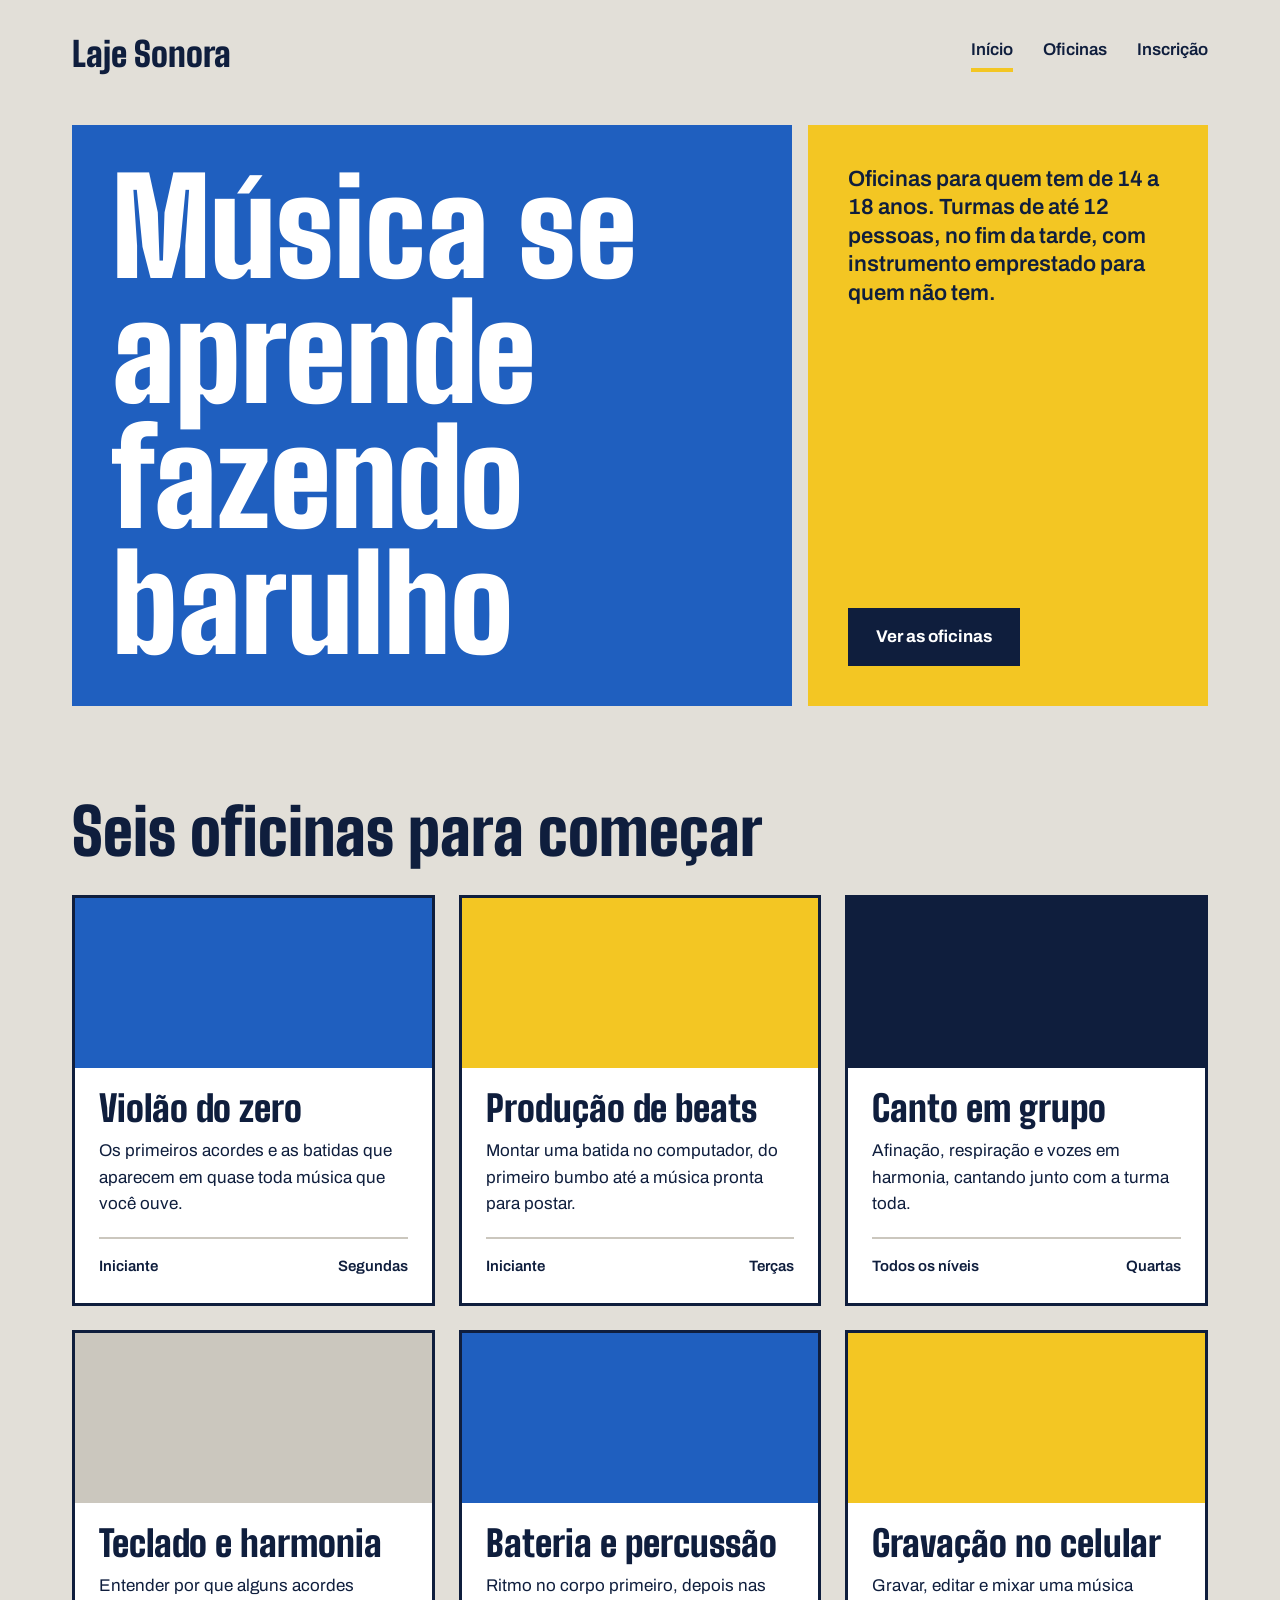
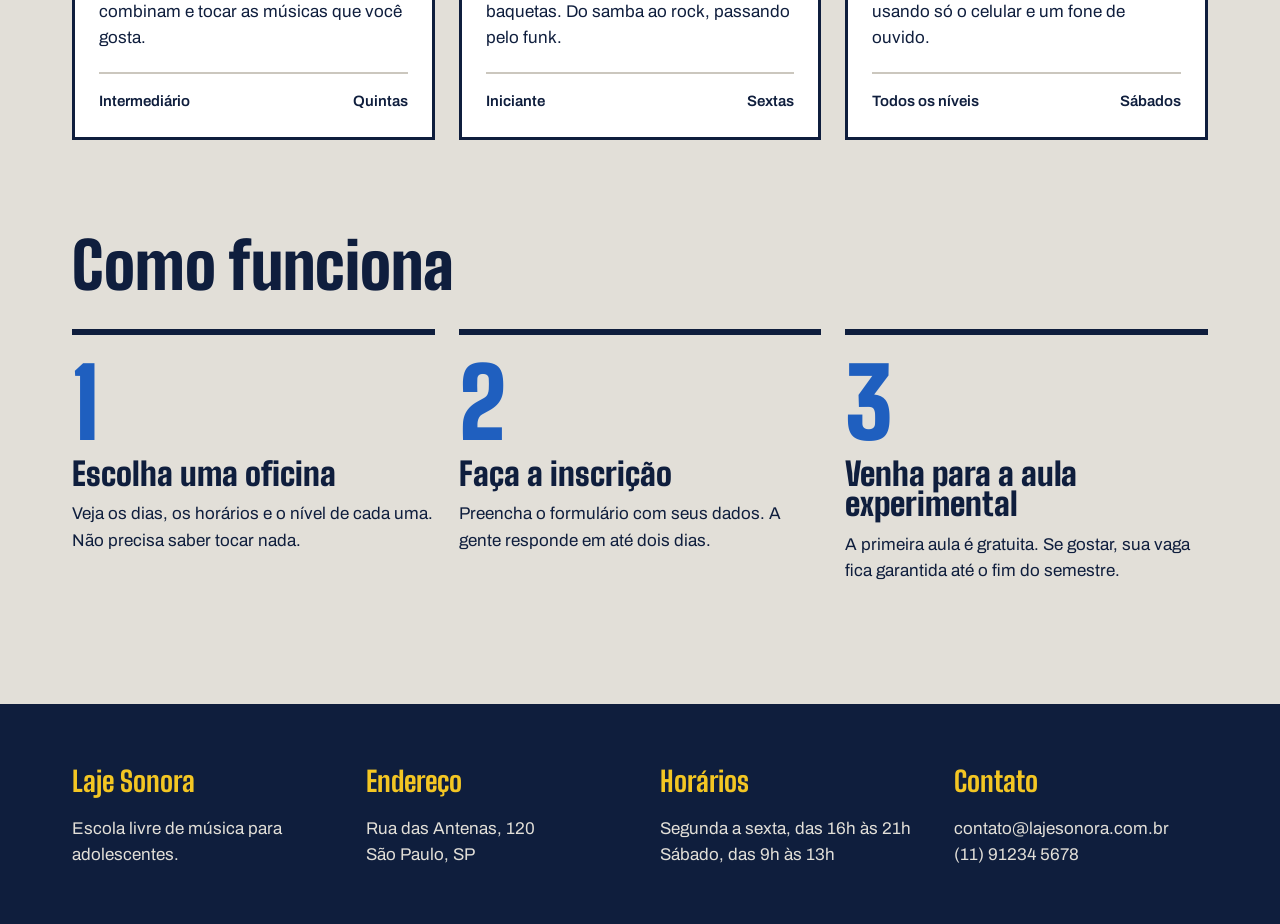
<file: index.html>
<!DOCTYPE html>
<html lang="pt-br">
<head>
    <meta charset="UTF-8">
    <meta name="viewport" content="width=device-width, initial-scale=1.0">
    <title>Laje Sonora | Ínicio</title>
    <link rel="preconnect" href="https://fonts.googleapis.com">
    <link rel="preconnect" href="https://fonts.gstatic.com" crossorigin>
    <link href="https://fonts.googleapis.com/css2?family=Archivo:ital,wght@0,100..900;1,100..900&family=Big+Shoulders:opsz,wght@10..72,100..900&display=swap" rel="stylesheet">
    <link rel="stylesheet" href="./index.css">
</head>
<body>
    <header class="conteudo topo">
        <a href="index.html" class="logo">Laje Sonora</a>
    <nav class="menu">
        <a href="index.html" class="atual">Início</a>
        <a href="oficinas.html">Oficinas</a>
        <a href="inscricao.html">Inscrição</a>
    </nav>
    </header>
    <main>
        <section class="conteudo cartazes">
            <div class="cartaz cartaz-principal"><h1>Música se aprende fazendo barulho</h1></div>
            <div class="cartaz cartaz-lateral">
                <p>Oficinas para quem tem de 14 a 18 anos. Turmas de até 12 pessoas, no fim da tarde, com instrumento emprestado para quem não tem.</p>
                <a href="oficinas.html" class="botao">Ver as oficinas</a>
            </div>
        </section>
        <section class="conteudo secao">
<h2 class="titulo-secao">Seis oficinas para começar</h2>
<div class="cards">
    <article class="card">
        <div class="foto foto-azul"></div>
        <div class="card-texto">
            <h3>Violão do zero</h3>
            <p>Os primeiros acordes e as batidas que aparecem em quase toda música que você ouve.</p>
            <div class="card-info">
                <span>Iniciante</span>
                <span>Segundas</span>
            </div>
        </div>
    </article>
    <article class="card">
        <div class="foto foto-amarela"></div>
        <div class="card-texto">
            <h3>Produção de beats</h3>
            <p>Montar uma batida no computador, do primeiro bumbo até a música pronta para postar.</p>
            <div class="card-info">
                <span>Iniciante</span>
                <span>Terças</span>
            </div>
        </div>
    </article>
    <article class="card">
        <div class="foto foto-tinta"></div>
        <div class="card-texto">
            <h3>Canto em grupo</h3>
            <p>Afinação, respiração e vozes em harmonia, cantando junto com a turma toda.</p>
            <div class="card-info">
                <span>Todos os níveis</span>
                <span>Quartas</span>
            </div>
        </div>
    </article>
    <article class="card">
        <div class="foto"></div>
        <div class="card-texto">
            <h3>Teclado e harmonia</h3>
            <p>Entender por que alguns acordes combinam e tocar as músicas que você gosta.</p>
            <div class="card-info">
                <span>Intermediário</span>
                <span>Quintas</span>
            </div>
        </div>
    </article>
    <article class="card">
        <div class="foto foto-azul"></div>
        <div class="card-texto">
            <h3>Bateria e percussão</h3>
            <p>Ritmo no corpo primeiro, depois nas baquetas. Do samba ao rock, passando pelo funk.</p>
            <div class="card-info">
                <span>Iniciante</span>
                <span>Sextas</span>
            </div>
        </div>
    </article>
    <article class="card">
        <div class="foto foto-amarela"></div>
        <div class="card-texto">
            <h3>Gravação no celular</h3>
            <p>Gravar, editar e mixar uma música usando só o celular e um fone de ouvido.</p>
            <div class="card-info">
                <span>Todos os níveis</span>
                <span>Sábados</span>
            </div>
        </div>
    </article>
</div>
        </section>
        <section class="conteudo secao">
            <h2 class="titulo-secao">Como funciona</h2>
            <div class="passos">
                <div class="passo">
                    <p class="passo-numero">1</p>
                    <h3>Escolha uma oficina</h3>
                    <p>Veja os dias, os horários e o nível de cada uma. Não precisa saber tocar nada.</p>
                </div>
                <div class="passo">
                    <p class="passo-numero">2</p>
                    <h3>Faça a inscrição</h3>
                    <p>Preencha o formulário com seus dados. A gente responde em até dois dias.</p>
                </div>
                <div class="passo">
                    <p class="passo-numero">3</p>
                    <h3>Venha para a aula experimental</h3>
                    <p>A primeira aula é gratuita. Se gostar, sua vaga fica garantida até o fim do semestre.</p>
                </div>
            </div>
        </section>
    </main>
    <footer class="rodape">
        <div class="conteudo rodape-colunas">
            <div class="rodape-coluna">
                <h4>Laje Sonora</h4>
                <p>Escola livre de música para adolescentes.</p>
            </div>
            <div class="rodape-coluna">
                <h4>Endereço</h4>
                <p>Rua das Antenas, 120 <br> São Paulo, SP</p>
            </div>
            <div class="rodape-coluna">
                <h4>Horários</h4>
                <p>Segunda a sexta, das 16h às 21h <br> Sábado, das 9h às 13h</p>
            </div>
            <div class="rodape-coluna">
                <h4>Contato</h4>
                <p>contato@lajesonora.com.br <br> (11) 91234 5678</p>
            </div>
        </div>
    </footer>
</body>
</html>
</file>
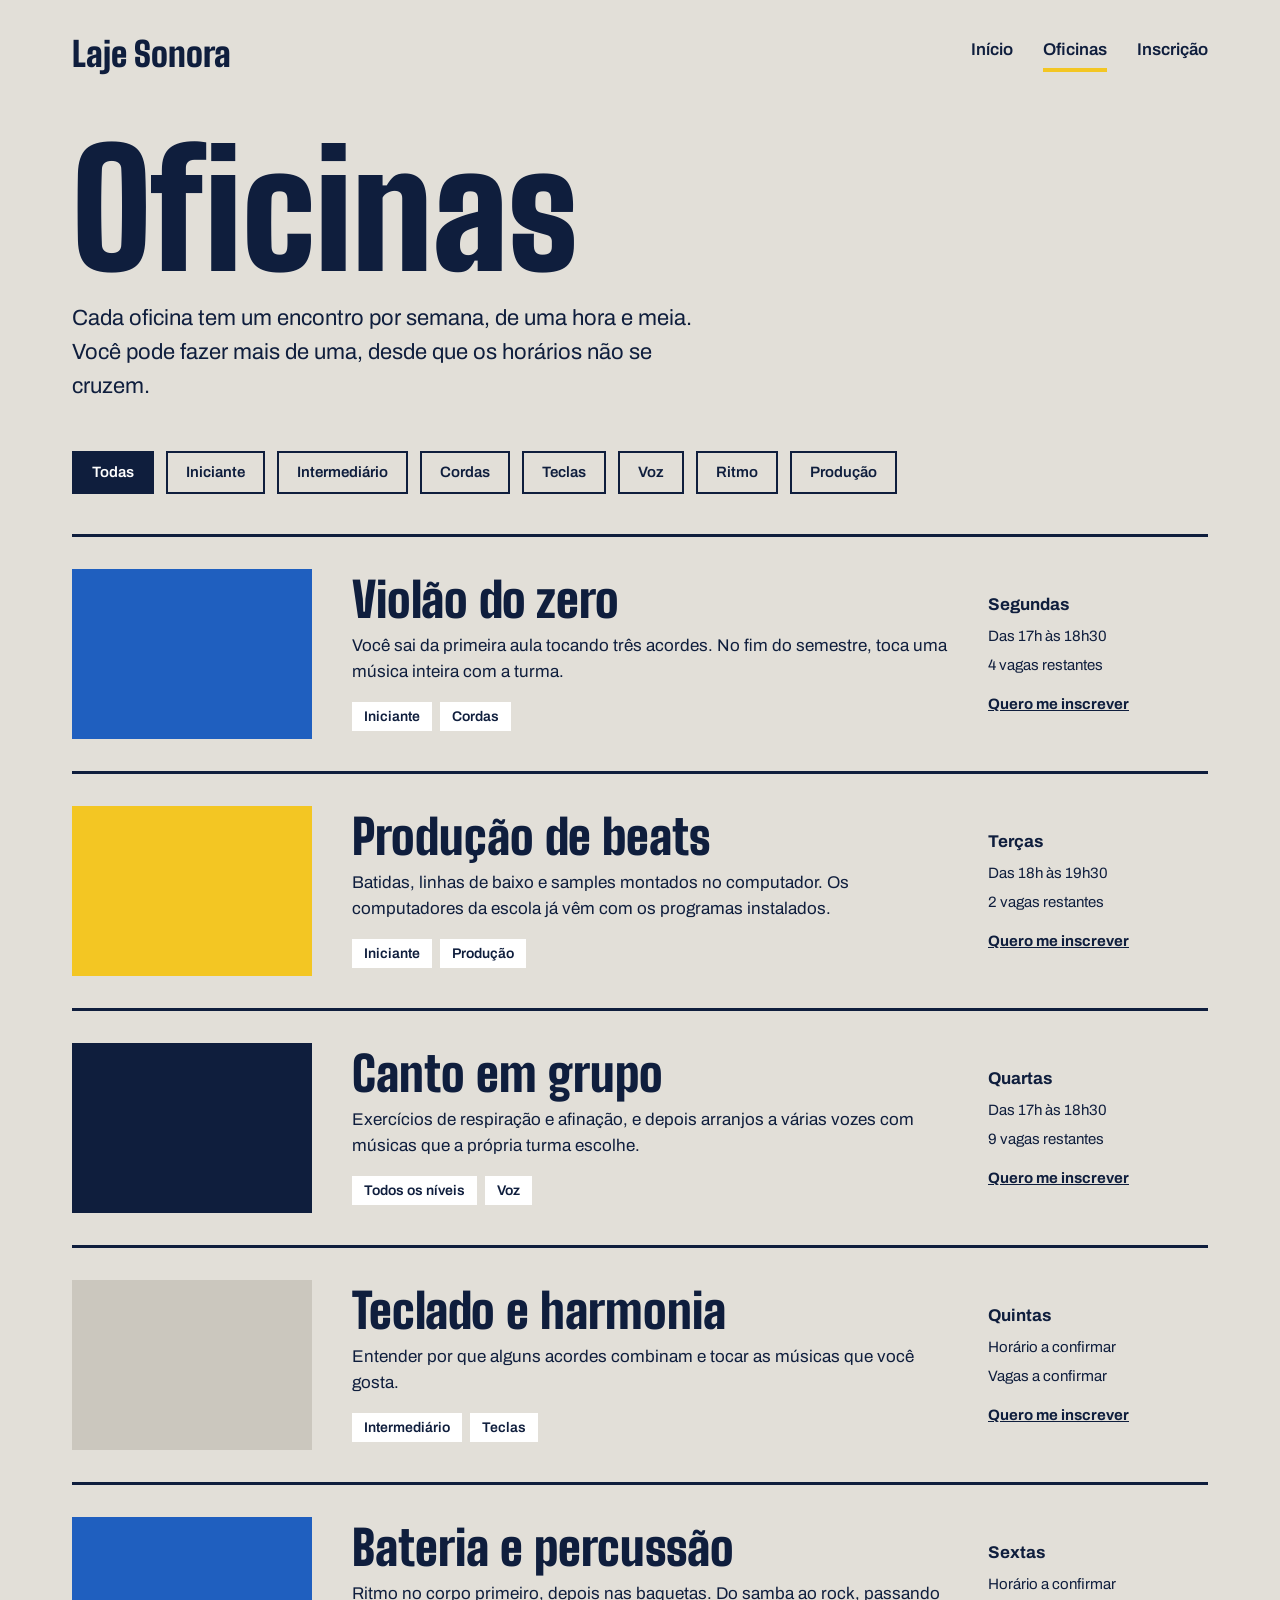
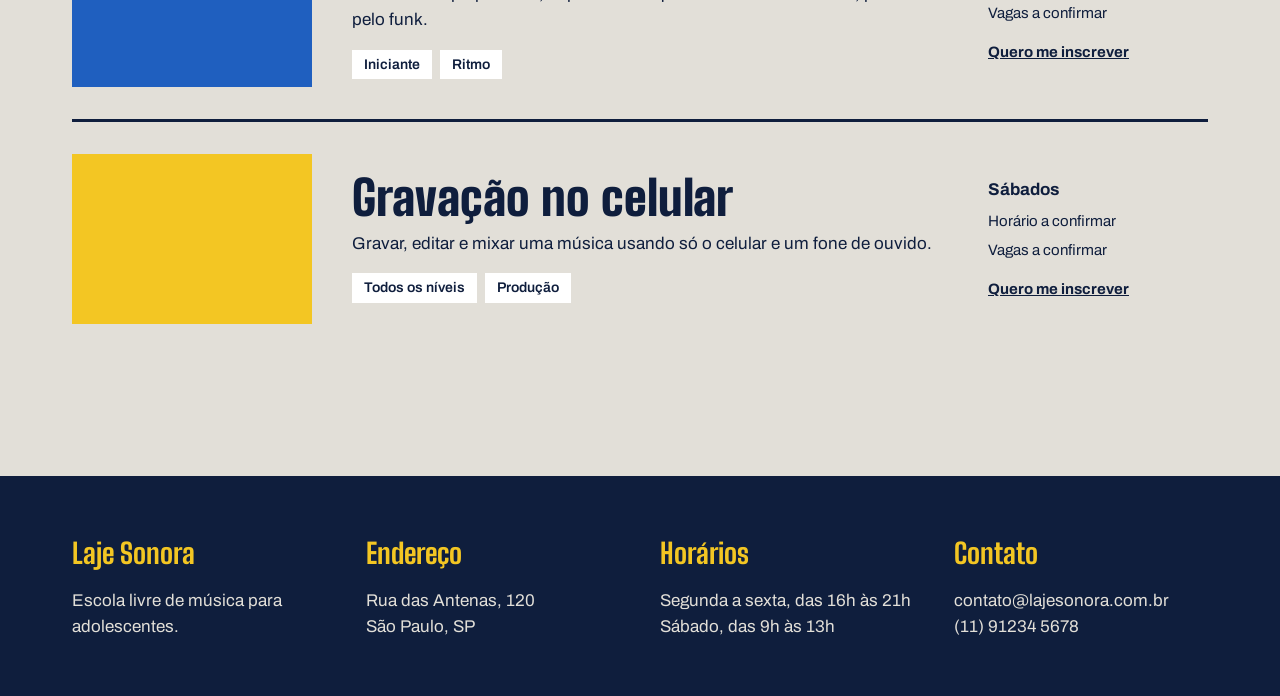
<file: oficinas.html>
<!DOCTYPE html>
<html lang="pt-br">
<head>
    <meta charset="UTF-8">
    <meta name="viewport" content="width=device-width, initial-scale=1.0">
    <title>Laje Sonora | Oficinas</title>

    <link rel="preconnect" href="https://fonts.googleapis.com">
    <link rel="preconnect" href="https://fonts.gstatic.com" crossorigin>

    <link href="https://fonts.googleapis.com/css2?family=Archivo:ital,wght@0,100..900;1,100..900&family=Big+Shoulders:opsz,wght@10..72,100..900&display=swap" rel="stylesheet">

    <link rel="stylesheet" href="./oficinas.css">
</head>

<body>

    <header class="conteudo topo">
        <a href="index.html" class="logo">Laje Sonora</a>

        <nav class="menu">
            <a href="index.html">Início</a>
            <a href="oficinas.html" class="atual">Oficinas</a>
            <a href="inscricao.html">Inscrição</a>
        </nav>
    </header>

    <main class="conteudo">

        <h1 class="titulo-pagina">Oficinas</h1>

        <p class="subtitulo-pagina">
            Cada oficina tem um encontro por semana, de uma hora e meia. Você pode fazer mais de uma, desde que os horários não se cruzem.
        </p>

        <div class="filtros">
            <span class="filtro ativo">Todas</span>
            <span class="filtro">Iniciante</span>
            <span class="filtro">Intermediário</span>
            <span class="filtro">Cordas</span>
            <span class="filtro">Teclas</span>
            <span class="filtro">Voz</span>
            <span class="filtro">Ritmo</span>
            <span class="filtro">Produção</span>
        </div>

        <div class="lista">

           
            <article class="oficina">

                <div class="foto foto-azul"></div>

                <div class="oficina-texto">
                    <h2>Violão do zero</h2>

                    <p>Você sai da primeira aula tocando três acordes. No fim do semestre, toca uma música inteira com a turma.</p>

                    <div class="etiquetas">
                        <span class="etiqueta">Iniciante</span>
                        <span class="etiqueta">Cordas</span>
                    </div>
                </div>

                <div class="oficina-detalhes">
                    <strong>Segundas</strong>
                    <span>Das 17h às 18h30</span>
                    <span>4 vagas restantes</span>
                    <a href="inscricao.html">Quero me inscrever</a>
                </div>

            </article>

            
            <article class="oficina">

                <div class="foto foto-amarela"></div>

                <div class="oficina-texto">
                    <h2>Produção de beats</h2>

                    <p>Batidas, linhas de baixo e samples montados no computador. Os computadores da escola já vêm com os programas instalados.</p>

                    <div class="etiquetas">
                        <span class="etiqueta">Iniciante</span>
                        <span class="etiqueta">Produção</span>
                    </div>
                </div>

                <div class="oficina-detalhes">
                    <strong>Terças</strong>
                    <span>Das 18h às 19h30</span>
                    <span>2 vagas restantes</span>
                    <a href="inscricao.html">Quero me inscrever</a>
                </div>

            </article>

           
            <article class="oficina">

                <div class="foto foto-tinta"></div>

                <div class="oficina-texto">
                    <h2>Canto em grupo</h2>

                    <p>Exercícios de respiração e afinação, e depois arranjos a várias vozes com músicas que a própria turma escolhe.</p>

                    <div class="etiquetas">
                        <span class="etiqueta">Todos os níveis</span>
                        <span class="etiqueta">Voz</span>
                    </div>
                </div>

                <div class="oficina-detalhes">
                    <strong>Quartas</strong>
                    <span>Das 17h às 18h30</span>
                    <span>9 vagas restantes</span>
                    <a href="inscricao.html">Quero me inscrever</a>
                </div>

            </article>

            
            <article class="oficina">

                <div class="foto"></div>

                <div class="oficina-texto">
                    <h2>Teclado e harmonia</h2>

                    <p>Entender por que alguns acordes combinam e tocar as músicas que você gosta.</p>

                    <div class="etiquetas">
                        <span class="etiqueta">Intermediário</span>
                        <span class="etiqueta">Teclas</span>
                    </div>
                </div>

                <div class="oficina-detalhes">
                    <strong>Quintas</strong>
                    <span>Horário a confirmar</span>
                    <span>Vagas a confirmar</span>
                    <a href="inscricao.html">Quero me inscrever</a>
                </div>

            </article>

            
            <article class="oficina">

                <div class="foto foto-azul"></div>

                <div class="oficina-texto">
                    <h2>Bateria e percussão</h2>

                    <p>Ritmo no corpo primeiro, depois nas baquetas. Do samba ao rock, passando pelo funk.</p>

                    <div class="etiquetas">
                        <span class="etiqueta">Iniciante</span>
                        <span class="etiqueta">Ritmo</span>
                    </div>
                </div>

                <div class="oficina-detalhes">
                    <strong>Sextas</strong>
                    <span>Horário a confirmar</span>
                    <span>Vagas a confirmar</span>
                    <a href="inscricao.html">Quero me inscrever</a>
                </div>

            </article>

            
            <article class="oficina">

                <div class="foto foto-amarela"></div>

                <div class="oficina-texto">
                    <h2>Gravação no celular</h2>

                    <p>Gravar, editar e mixar uma música usando só o celular e um fone de ouvido.</p>

                    <div class="etiquetas">
                        <span class="etiqueta">Todos os níveis</span>
                        <span class="etiqueta">Produção</span>
                    </div>
                </div>

                <div class="oficina-detalhes">
                    <strong>Sábados</strong>
                    <span>Horário a confirmar</span>
                    <span>Vagas a confirmar</span>
                    <a href="inscricao.html">Quero me inscrever</a>
                </div>

            </article>

        </div>

    </main>

    <footer class="rodape">

        <div class="conteudo rodape-colunas">

            <div class="rodape-coluna">
                <h4>Laje Sonora</h4>
                <p>Escola livre de música para adolescentes.</p>
            </div>

            <div class="rodape-coluna">
                <h4>Endereço</h4>
                <p>Rua das Antenas, 120 <br> São Paulo, SP</p>
            </div>

            <div class="rodape-coluna">
                <h4>Horários</h4>
                <p>Segunda a sexta, das 16h às 21h <br> Sábado, das 9h às 13h</p>
            </div>

            <div class="rodape-coluna">
                <h4>Contato</h4>
                <p>contato@lajesonora.com.br <br> (11) 91234 5678</p>
            </div>

        </div>

    </footer>

</body>
</html>
</file>
<file: index.css>
* {
    margin: 0;
    padding: 0;
    box-sizing: border-box;

}

:root {
    --concreto: #E2DFD8;
    --concreto-escuro: #CBC7BE;
    --tinta: #0F1E3D;
    --caixa-dagua: #1F5FBF;
    --fita: #F3C623;
    --branco: #FFFFFF;

    --fonte-cartaz:"Big Shoulders", "Arial Narrow", sans-serif;
    --fonte-texto: "Archivo", Arial, sans-serif;

}

body {
    background: var(--concreto);
    color: var(--tinta);
    font-family: var(--fonte-texto);
    font-size: 17px;
    line-height: 1.55;
}

a {
    color: inherit;
}

h1, h2, h3 {
    font-family: var(--fonte-cartaz);
    font-weight: 900;
    line-height: 0.95;
}

.conteudo {
    max-width: 1200px;
    margin-inline: auto;
    padding-inline: 32px;
}

.topo {
 padding-block: 28px;
 display: flex;
 justify-content: space-between;
 align-items: center;
}

.logo {
    font-family: var(--fonte-cartaz);
    font-size: 34px;
    font-weight: 900;
    text-decoration: none;
}

.menu {
    display: flex;
    gap: 30px;

    a {
        font-weight: 600;
        text-decoration: none;
        padding-bottom: 4px;
        border-bottom: 4px solid transparent;
    }

    a:hover {
        border-bottom-color: var(--tinta);
    }

    a.atual {
        border-bottom-color: var(--fita);

    }
}

.cartazes {
    margin-top: 16px;
    display: flex;
    gap: 16px;
}

.cartaz {
    padding: 40px;

}

.cartaz-principal {
    background: var(--caixa-dagua);
    color: var(--branco);
    flex: 2;
}
.cartaz-principal h1 {
    font-size: 132px;
    max-width: 9ch;
}
.cartaz-lateral {
   
        background: var(--fita);
        flex: 1;
        display: flex;
        flex-direction: column;
        justify-content: space-between;
        gap: 32px;
        align-items: flex-start;
}
.cartaz-lateral p {
    font-size: 22px;
    font-weight: 600;
    line-height: 1.3;
}
.botao {
    background: var(--tinta);
    color: var(--branco);
    font-weight: 700;
    text-decoration: none;
    padding: 16px 28px;
    border: none;
    font-family: var(--fonte-texto);
    font-size: 17px;
    cursor: pointer;
}
.botao:hover{
    background-color:var(--caixa-dagua) ;
}
.secao{
    margin-top: 96px;
}

.titulo-secao {
    font-size: 64px;
    margin-bottom: 32px;
}

.cards {
    display: flex;
    flex-wrap: wrap;
    gap: 24px;
}

.card {
    background-color: white;
    border: 3px solid var(--tinta);
    flex: 1 1 340px;
}

.card .foto{
    height: 170px;
}

.foto{
    background-color: var(--concreto-escuro);
}
.foto-azul{
    background-color: var(--caixa-dagua);
}
.foto-amarela {
    background-color: var(--fita);
}
.foto-tinta {
    background-color: var(--tinta);
}
.card-texto{
   padding: 24px; 
}
.card h3 {
    font-size: 36px;
    margin-bottom: 12px;
}

.card-info {
    margin-top: 20px;
    padding-top: 16px;
    border-top: 2px solid var(--concreto-escuro);
    font-weight: 600;
    font-size: 15px;
    display: flex;
    justify-content: space-between;
}
.passos {
    display: flex;
    gap: 24px;
  }
  
  .passo {
    border-top: 6px solid var(--tinta);
    padding-top: 20px;
    flex: 1;
  }
  
  .passo-numero {
    font-family: var(--fonte-cartaz);
    font-size: 96px;
    font-weight: 900;
    line-height: 1;
    color: var(--caixa-dagua);
  }
  
  .passo h3 {
    font-size: 32px;
    margin-block: 8px 12px;
  }
  .rodape{
    margin-top: 120px;
    background-color: var(--tinta);
    color: var(--concreto);
    padding: 56px 0;
  }
  .rodape-colunas {
    display: flex;
    gap: 40px;
}

.rodape-coluna {
    flex: 1;
}
.rodape h4 {
    font-family: var(--fonte-cartaz);
    font-size: 28px;
    color: var(--fita);
    margin-bottom: 12px;
}
</file>
<file: oficinas.css>
* {
    margin: 0;
    padding: 0;
    box-sizing: border-box;

}

:root {
    --concreto: #E2DFD8;
    --concreto-escuro: #CBC7BE;
    --tinta: #0F1E3D;
    --caixa-dagua: #1F5FBF;
    --fita: #F3C623;
    --branco: #FFFFFF;

    --fonte-cartaz:"Big Shoulders", "Arial Narrow", sans-serif;
    --fonte-texto: "Archivo", Arial, sans-serif;

}

body {
    background: var(--concreto);
    color: var(--tinta);
    font-family: var(--fonte-texto);
    font-size: 17px;
    line-height: 1.55;
}

a {
    color: inherit;
}

h1, h2, h3 {
    font-family: var(--fonte-cartaz);
    font-weight: 900;
    line-height: 0.95;
}

.conteudo {
    max-width: 1200px;
    margin-inline: auto;
    padding-inline: 32px;
}

.topo {
 padding-block: 28px;
 display: flex;
 justify-content: space-between;
 align-items: center;
}

.logo {
    font-family: var(--fonte-cartaz);
    font-size: 34px;
    font-weight: 900;
    text-decoration: none;
}

.menu {
    display: flex;
    gap: 30px;

    a {
        font-weight: 600;
        text-decoration: none;
        padding-bottom: 4px;
        border-bottom: 4px solid transparent;
    }

    a:hover {
        border-bottom-color: var(--tinta);
    }

    a.atual {
        border-bottom-color: var(--fita);

    }
}

.cartazes {
    margin-top: 16px;
    display: flex;
    gap: 16px;
}

.cartaz {
    padding: 40px;

}

.cartaz-principal {
    background: var(--caixa-dagua);
    color: var(--branco);
    flex: 2;
}
.cartaz-principal h1 {
    font-size: 132px;
    max-width: 9ch;
}
.cartaz-lateral {
   
        background: var(--fita);
        flex: 1;
        display: flex;
        flex-direction: column;
        justify-content: space-between;
        gap: 32px;
        align-items: flex-start;
}
.cartaz-lateral p {
    font-size: 22px;
    font-weight: 600;
    line-height: 1.3;
}
.botao {
    background: var(--tinta);
    color: var(--branco);
    font-weight: 700;
    text-decoration: none;
    padding: 16px 28px;
    border: none;
    font-family: var(--fonte-texto);
    font-size: 17px;
    cursor: pointer;
}
.botao:hover{
    background-color:var(--caixa-dagua) ;
}
.secao{
    margin-top: 96px;
}

.titulo-secao {
    font-size: 64px;
    margin-bottom: 32px;
}

.cards {
    display: flex;
    flex-wrap: wrap;
    gap: 24px;
}

.card {
    background-color: white;
    border: 3px solid var(--tinta);
    flex: 1 1 340px;
}

.card .foto{
    height: 170px;
}

.foto{
    background-color: var(--concreto-escuro);
}
.foto-azul{
    background-color: var(--caixa-dagua);
}
.foto-amarela {
    background-color: var(--fita);
}
.foto-tinta {
    background-color: var(--tinta);
}
.card-texto{
   padding: 24px; 
}
.card h3 {
    font-size: 36px;
    margin-bottom: 12px;
}

.card-info {
    margin-top: 20px;
    padding-top: 16px;
    border-top: 2px solid var(--concreto-escuro);
    font-weight: 600;
    font-size: 15px;
    display: flex;
    justify-content: space-between;
}
.passos {
    display: flex;
    gap: 24px;
  }
  
  .passo {
    border-top: 6px solid var(--tinta);
    padding-top: 20px;
    flex: 1;
  }
  
  .passo-numero {
    font-family: var(--fonte-cartaz);
    font-size: 96px;
    font-weight: 900;
    line-height: 1;
    color: var(--caixa-dagua);
  }
  
  .passo h3 {
    font-size: 32px;
    margin-block: 8px 12px;
  }
  .rodape{
    margin-top: 120px;
    background-color: var(--tinta);
    color: var(--concreto);
    padding: 56px 0;
  }
  .rodape-colunas {
    display: flex;
    gap: 40px;
}

.rodape-coluna {
    flex: 1;
}
.rodape h4 {
    font-family: var(--fonte-cartaz);
    font-size: 28px;
    color: var(--fita);
    margin-bottom: 12px;
}
.titulo-pagina {
    font-size: 160px;
    margin-top: 24px;
  }
  
  .subtitulo-pagina {
    font-size: 22px;
    max-width: 640px;
    margin-top: 16px;
  }
  
  .filtros {
    margin-top: 48px;
    display: flex;
    flex-wrap: wrap;
    gap: 12px;
  }
  
  .filtro {
    border: 2px solid var(--tinta);
    padding: 8px 18px;
    font-weight: 600;
    font-size: 15px;
  }
  .filtro.ativo {
    background-color: var(--tinta);
    color: var(--branco);
  }
  
  .lista {
    margin-top: 40px;
  }
  
  .oficina {
    padding: 32px 0;
    border-top: 3px solid var(--tinta);
    display: flex;
    align-items: center;
    gap: 40px;
  }
  
  .oficina .foto {
    width: 240px;
    height: 170px;
    flex-shrink: 0;
  }
  
  .oficina-texto {
    flex: 1;
  }
  
  .oficina h2 {
    font-size: 48px;
    margin-bottom: 10px;
  }
  .etiquetas {
    margin-top: 16px;
    display: flex;
    gap: 8px;
  }
  
  .etiqueta {
    background-color: var(--branco);
    padding: 4px 12px;
    font-size: 14px;
    font-weight: 600;
  }
  
  .oficina-detalhes {
    width: 220px;
    font-size: 15px;
    display: flex;
    flex-direction: column;
    gap: 6px;
  }
  
  .oficina-detalhes strong {
    font-size: 17px;
  }
  
  .oficina-detalhes a {
    margin-top: 10px;
    font-weight: 700;
  }
</file>
